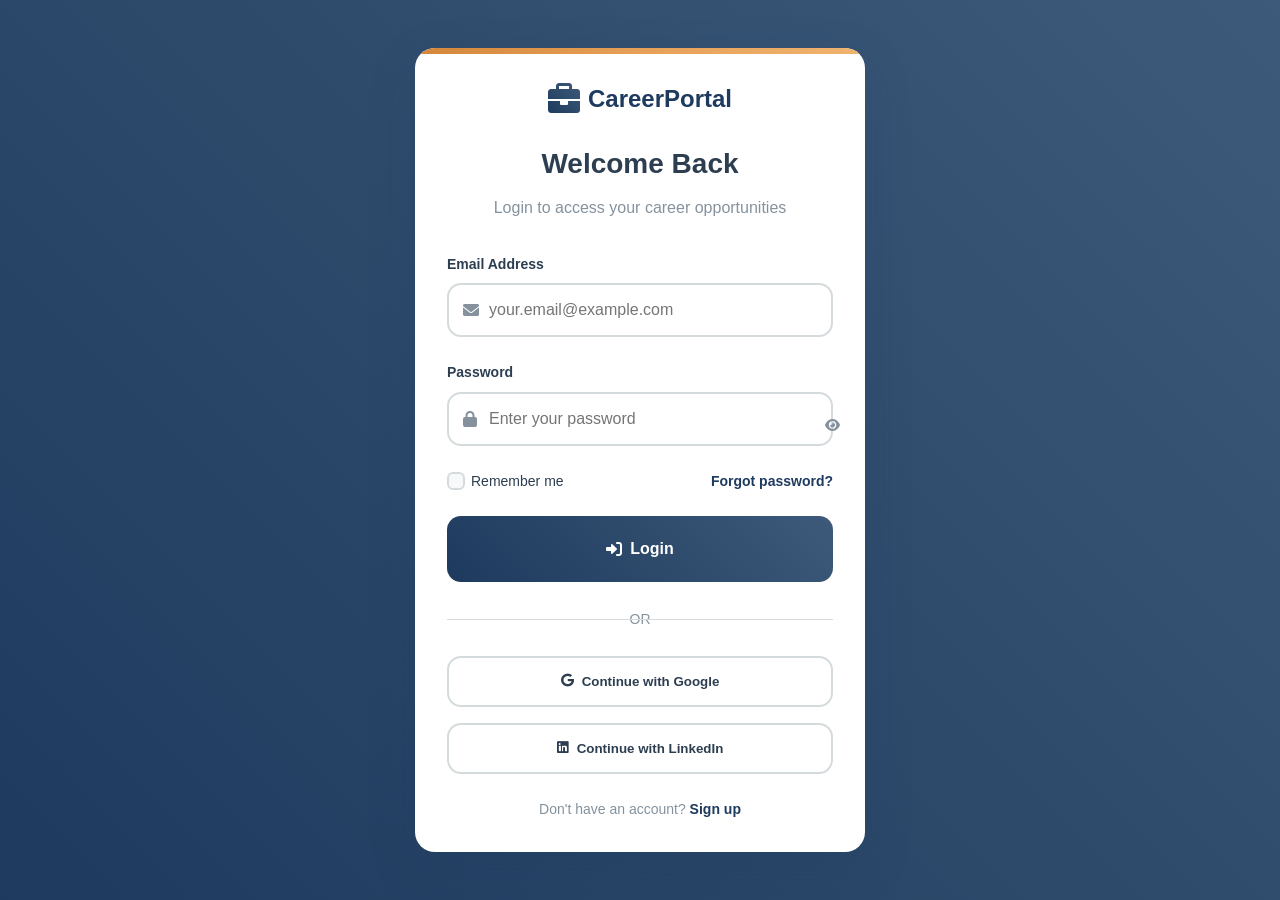
<file: admin.html>
<!DOCTYPE html>
<html lang="en">
<head>
    <meta charset="UTF-8">
    <meta name="viewport" content="width=device-width, initial-scale=1.0">
    <title>Admin Dashboard - Career Portal</title>
    <link rel="stylesheet" href="style-new.css">
    <link rel="stylesheet" href="https://cdnjs.cloudflare.com/ajax/libs/font-awesome/6.0.0/css/all.min.css">
</head>
<body>
    <div class="admin-container">
        <!-- Admin Sidebar -->
        <div class="admin-sidebar">
            <div class="admin-logo">
                <i class="fas fa-briefcase"></i>
                <span>CareerPortal Admin</span>
            </div>
            
            <nav class="admin-nav">
                <a href="#dashboard" class="nav-link active" data-page="dashboard">
                    <i class="fas fa-tachometer-alt"></i>
                    Dashboard
                </a>
                <a href="#jobs" class="nav-link" data-page="jobs">
                    <i class="fas fa-briefcase"></i>
                    Job Management
                </a>
                <a href="#users" class="nav-link" data-page="users">
                    <i class="fas fa-users"></i>
                    User Management
                </a>
                <a href="#applications" class="nav-link" data-page="applications">
                    <i class="fas fa-file-alt"></i>
                    Applications
                </a>
                <a href="#analytics" class="nav-link" data-page="analytics">
                    <i class="fas fa-chart-bar"></i>
                    Analytics
                </a>
            </nav>
            
            <div class="admin-footer">
                <button class="logout-btn" id="logoutBtn">
                    <i class="fas fa-sign-out-alt"></i>
                    Logout
                </button>
            </div>
        </div>

        <!-- Main Content -->
        <div class="admin-main">
            <!-- Header -->
            <div class="admin-header">
                <div class="header-left">
                    <h1 id="pageTitle">Dashboard</h1>
                    <p id="pageDescription">System overview and statistics</p>
                </div>
                <div class="header-right">
                    <div class="admin-profile">
                        <i class="fas fa-user-shield"></i>
                        <span>Admin</span>
                    </div>
                </div>
            </div>

            <!-- Dashboard Page -->
            <div class="admin-page active" id="dashboard-page">
                <div class="stats-grid">
                    <div class="stat-card">
                        <div class="stat-icon">
                            <i class="fas fa-users"></i>
                        </div>
                        <div class="stat-content">
                            <h3 id="totalUsers">0</h3>
                            <p>Total Users</p>
                        </div>
                    </div>
                    
                    <div class="stat-card">
                        <div class="stat-icon">
                            <i class="fas fa-briefcase"></i>
                        </div>
                        <div class="stat-content">
                            <h3 id="totalJobs">0</h3>
                            <p>Total Jobs</p>
                        </div>
                    </div>
                    
                    <div class="stat-card">
                        <div class="stat-icon">
                            <i class="fas fa-file-alt"></i>
                        </div>
                        <div class="stat-content">
                            <h3 id="totalApplications">0</h3>
                            <p>Total Applications</p>
                        </div>
                    </div>
                    
                    <div class="stat-card">
                        <div class="stat-icon">
                            <i class="fas fa-clock"></i>
                        </div>
                        <div class="stat-content">
                            <h3 id="pendingApplications">0</h3>
                            <p>Pending Applications</p>
                        </div>
                    </div>
                </div>

                <div class="dashboard-content">
                    <div class="dashboard-section">
                        <h2>Recent Applications</h2>
                        <div class="recent-applications" id="recentApplications">
                            <!-- Will be populated by JavaScript -->
                        </div>
                    </div>
                    
                    <div class="dashboard-section">
                        <h2>Popular Jobs</h2>
                        <div class="popular-jobs" id="popularJobs">
                            <!-- Will be populated by JavaScript -->
                        </div>
                    </div>
                </div>
            </div>

            <!-- Job Management Page -->
            <div class="admin-page" id="jobs-page">
                <div class="page-actions">
                    <button class="btn-primary" id="addJobBtn">
                        <i class="fas fa-plus"></i>
                        Add New Job
                    </button>
                    <div class="search-box">
                        <i class="fas fa-search"></i>
                        <input type="text" id="jobSearch" placeholder="Search jobs...">
                    </div>
                </div>
                
                <div class="jobs-table-container">
                    <table class="jobs-table">
                        <thead>
                            <tr>
                                <th>ID</th>
                                <th>Title</th>
                                <th>Company</th>
                                <th>Location</th>
                                <th>Category</th>
                                <th>Applications</th>
                                <th>Status</th>
                                <th>Actions</th>
                            </tr>
                        </thead>
                        <tbody id="jobsTableBody">
                            <!-- Will be populated by JavaScript -->
                        </tbody>
                    </table>
                </div>
            </div>

            <!-- User Management Page -->
            <div class="admin-page" id="users-page">
                <div class="page-actions">
                    <div class="search-box">
                        <i class="fas fa-search"></i>
                        <input type="text" id="userSearch" placeholder="Search users...">
                    </div>
                </div>
                
                <div class="users-table-container">
                    <table class="users-table">
                        <thead>
                            <tr>
                                <th>ID</th>
                                <th>Name</th>
                                <th>Email</th>
                                <th>Type</th>
                                <th>Registered</th>
                                <th>Status</th>
                                <th>Actions</th>
                            </tr>
                        </thead>
                        <tbody id="usersTableBody">
                            <!-- Will be populated by JavaScript -->
                        </tbody>
                    </table>
                </div>
            </div>

            <!-- Applications Page -->
            <div class="admin-page" id="applications-page">
                <div class="page-actions">
                    <select id="applicationFilter">
                        <option value="all">All Applications</option>
                        <option value="pending">Pending</option>
                        <option value="approved">Approved</option>
                        <option value="rejected">Rejected</option>
                    </select>
                    <div class="search-box">
                        <i class="fas fa-search"></i>
                        <input type="text" id="applicationSearch" placeholder="Search applications...">
                    </div>
                </div>
                
                <div class="applications-table-container">
                    <table class="applications-table">
                        <thead>
                            <tr>
                                <th>ID</th>
                                <th>Applicant</th>
                                <th>Job</th>
                                <th>Company</th>
                                <th>Applied</th>
                                <th>Status</th>
                                <th>Actions</th>
                            </tr>
                        </thead>
                        <tbody id="applicationsTableBody">
                            <!-- Will be populated by JavaScript -->
                        </tbody>
                    </table>
                </div>
            </div>

            <!-- Analytics Page -->
            <div class="admin-page" id="analytics-page">
                <div class="analytics-grid">
                    <div class="analytics-card">
                        <h3>User Statistics</h3>
                        <div class="chart-container">
                            <canvas id="userChart"></canvas>
                        </div>
                    </div>
                    
                    <div class="analytics-card">
                        <h3>Application Trends</h3>
                        <div class="chart-container">
                            <canvas id="applicationChart"></canvas>
                        </div>
                    </div>
                    
                    <div class="analytics-card">
                        <h3>Job Categories</h3>
                        <div class="chart-container">
                            <canvas id="categoryChart"></canvas>
                        </div>
                    </div>
                    
                    <div class="analytics-card">
                        <h3>Top Companies</h3>
                        <div class="top-companies" id="topCompanies">
                            <!-- Will be populated by JavaScript -->
                        </div>
                    </div>
                </div>
            </div>
        </div>
    </div>

    <!-- Job Modal -->
    <div class="modal" id="jobModal">
        <div class="modal-content">
            <div class="modal-header">
                <h2 id="jobModalTitle">Add New Job</h2>
                <button class="close-btn" id="closeJobModal">&times;</button>
            </div>
            <div class="modal-body">
                <form id="jobForm">
                    <div class="form-group">
                        <label for="jobTitle">Job Title *</label>
                        <input type="text" id="jobTitle" required>
                    </div>
                    
                    <div class="form-group">
                        <label for="jobCompany">Company *</label>
                        <input type="text" id="jobCompany" required>
                    </div>
                    
                    <div class="form-group">
                        <label for="jobLocation">Location *</label>
                        <input type="text" id="jobLocation" required>
                    </div>
                    
                    <div class="form-group">
                        <label for="jobCategory">Category *</label>
                        <select id="jobCategory" required>
                            <option value="">Select Category</option>
                            <option value="Programming">Programming</option>
                            <option value="Data Science">Data Science</option>
                            <option value="Cybersecurity">Cybersecurity</option>
                            <option value="Engineering">Engineering</option>
                            <option value="Management">Management</option>
                            <option value="Marketing">Marketing</option>
                            <option value="Design">Design</option>
                            <option value="Healthcare">Healthcare</option>
                            <option value="Finance">Finance</option>
                        </select>
                    </div>
                    
                    <div class="form-group">
                        <label for="jobType">Job Type *</label>
                        <select id="jobType" required>
                            <option value="">Select Type</option>
                            <option value="Full-Time">Full-Time</option>
                            <option value="Part-Time">Part-Time</option>
                            <option value="Internship">Internship</option>
                            <option value="Remote">Remote</option>
                        </select>
                    </div>
                    
                    <div class="form-group">
                        <label for="jobExperience">Experience Level *</label>
                        <select id="jobExperience" required>
                            <option value="">Select Level</option>
                            <option value="Entry Level">Entry Level</option>
                            <option value="No Experience">No Experience</option>
                            <option value="Mid Level">Mid Level</option>
                            <option value="Senior Level">Senior Level</option>
                        </select>
                    </div>
                    
                    <div class="form-group">
                        <label for="jobSalary">Salary *</label>
                        <input type="text" id="jobSalary" placeholder="e.g., ₹5 LPA" required>
                    </div>
                    
                    <div class="form-group">
                        <label for="jobSkills">Skills (comma separated)</label>
                        <input type="text" id="jobSkills" placeholder="e.g., JavaScript, React, Node.js">
                    </div>
                    
                    <div class="form-group">
                        <label for="jobDescription">Description</label>
                        <textarea id="jobDescription" rows="4"></textarea>
                    </div>
                    
                    <button type="submit" class="btn-primary">Save Job</button>
                </form>
            </div>
        </div>
    </div>

    <script src="database.js"></script>
    <script src="admin.js"></script>
</body>
</html>
</file>
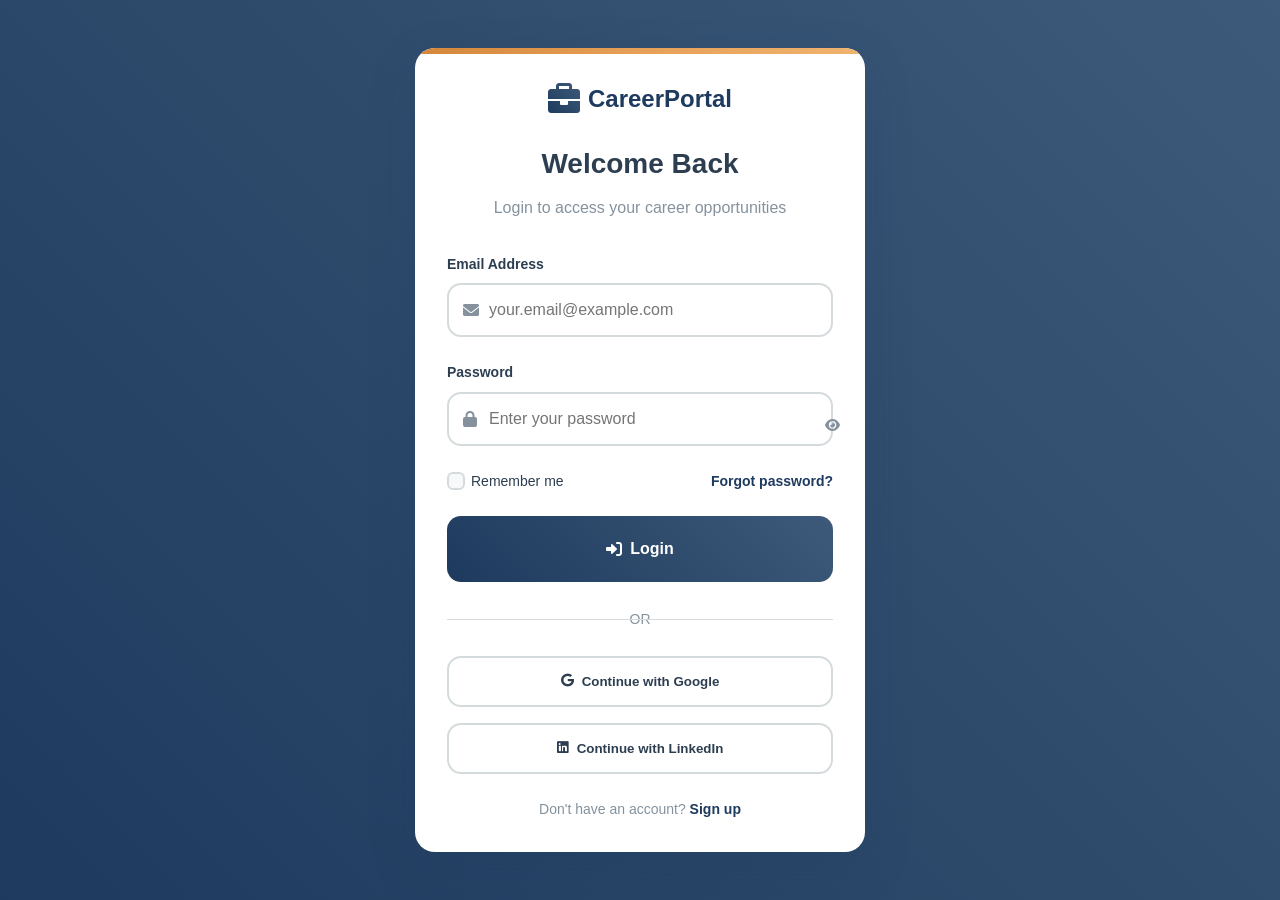
<file: login.html>
<!DOCTYPE html>
<html lang="en">
<head>
    <meta charset="UTF-8">
    <meta name="viewport" content="width=device-width, initial-scale=1.0">
    <title>Login - Career Portal</title>
    <link rel="stylesheet" href="style-new.css">
    <link rel="stylesheet" href="https://cdnjs.cloudflare.com/ajax/libs/font-awesome/6.0.0/css/all.min.css">
</head>
<body>
    <div class="auth-container">
        <div class="auth-card">
            <div class="auth-header">
                <div class="auth-logo">
                    <i class="fas fa-briefcase"></i>
                    <span>CareerPortal</span>
                </div>
                <h2>Welcome Back</h2>
                <p>Login to access your career opportunities</p>
            </div>

            <form class="auth-form" id="loginForm">
                <div class="form-group">
                    <label for="email">Email Address</label>
                    <div class="input-group">
                        <i class="fas fa-envelope"></i>
                        <input type="email" id="email" name="email" required placeholder="your.email@example.com">
                    </div>
                </div>

                <div class="form-group">
                    <label for="password">Password</label>
                    <div class="input-group">
                        <i class="fas fa-lock"></i>
                        <input type="password" id="password" name="password" required placeholder="Enter your password">
                        <button type="button" class="toggle-password" id="togglePassword">
                            <i class="fas fa-eye"></i>
                        </button>
                    </div>
                </div>

                <div class="form-options">
                    <label class="checkbox-label">
                        <input type="checkbox" name="remember">
                        <span class="checkmark"></span>
                        Remember me
                    </label>
                    <a href="#" class="forgot-password">Forgot password?</a>
                </div>

                <button type="submit" class="auth-btn">
                    <i class="fas fa-sign-in-alt"></i>
                    Login
                </button>
            </form>

            <div class="auth-divider">
                <span>OR</span>
            </div>

            <div class="social-login">
                <button class="social-btn google-btn">
                    <i class="fab fa-google"></i>
                    Continue with Google
                </button>
                <button class="social-btn linkedin-btn">
                    <i class="fab fa-linkedin"></i>
                    Continue with LinkedIn
                </button>
            </div>

            <div class="auth-footer">
                <p>Don't have an account? <a href="register.html">Sign up</a></p>
            </div>
        </div>
    </div>

    <script src="script.js"></script>
    <script>
        // Toggle password visibility
        document.getElementById('togglePassword').addEventListener('click', function() {
            const passwordInput = document.getElementById('password');
            const icon = this.querySelector('i');
            
            if (passwordInput.type === 'password') {
                passwordInput.type = 'text';
                icon.classList.remove('fa-eye');
                icon.classList.add('fa-eye-slash');
            } else {
                passwordInput.type = 'password';
                icon.classList.remove('fa-eye-slash');
                icon.classList.add('fa-eye');
            }
        });

        // Handle login form submission
        document.getElementById('loginForm').addEventListener('submit', function(e) {
            e.preventDefault();
            
            const email = document.getElementById('email').value;
            const password = document.getElementById('password').value;
            
            // Simple validation (in production, this would be server-side)
            if (email && password) {
                // Store user session
                localStorage.setItem('currentUser', JSON.stringify({
                    email: email,
                    name: email.split('@')[0],
                    isLoggedIn: true
                }));
                
                // Redirect to main portal
                window.location.href = 'index.html';
            }
        });
    </script>
</body>
</html>
</file>
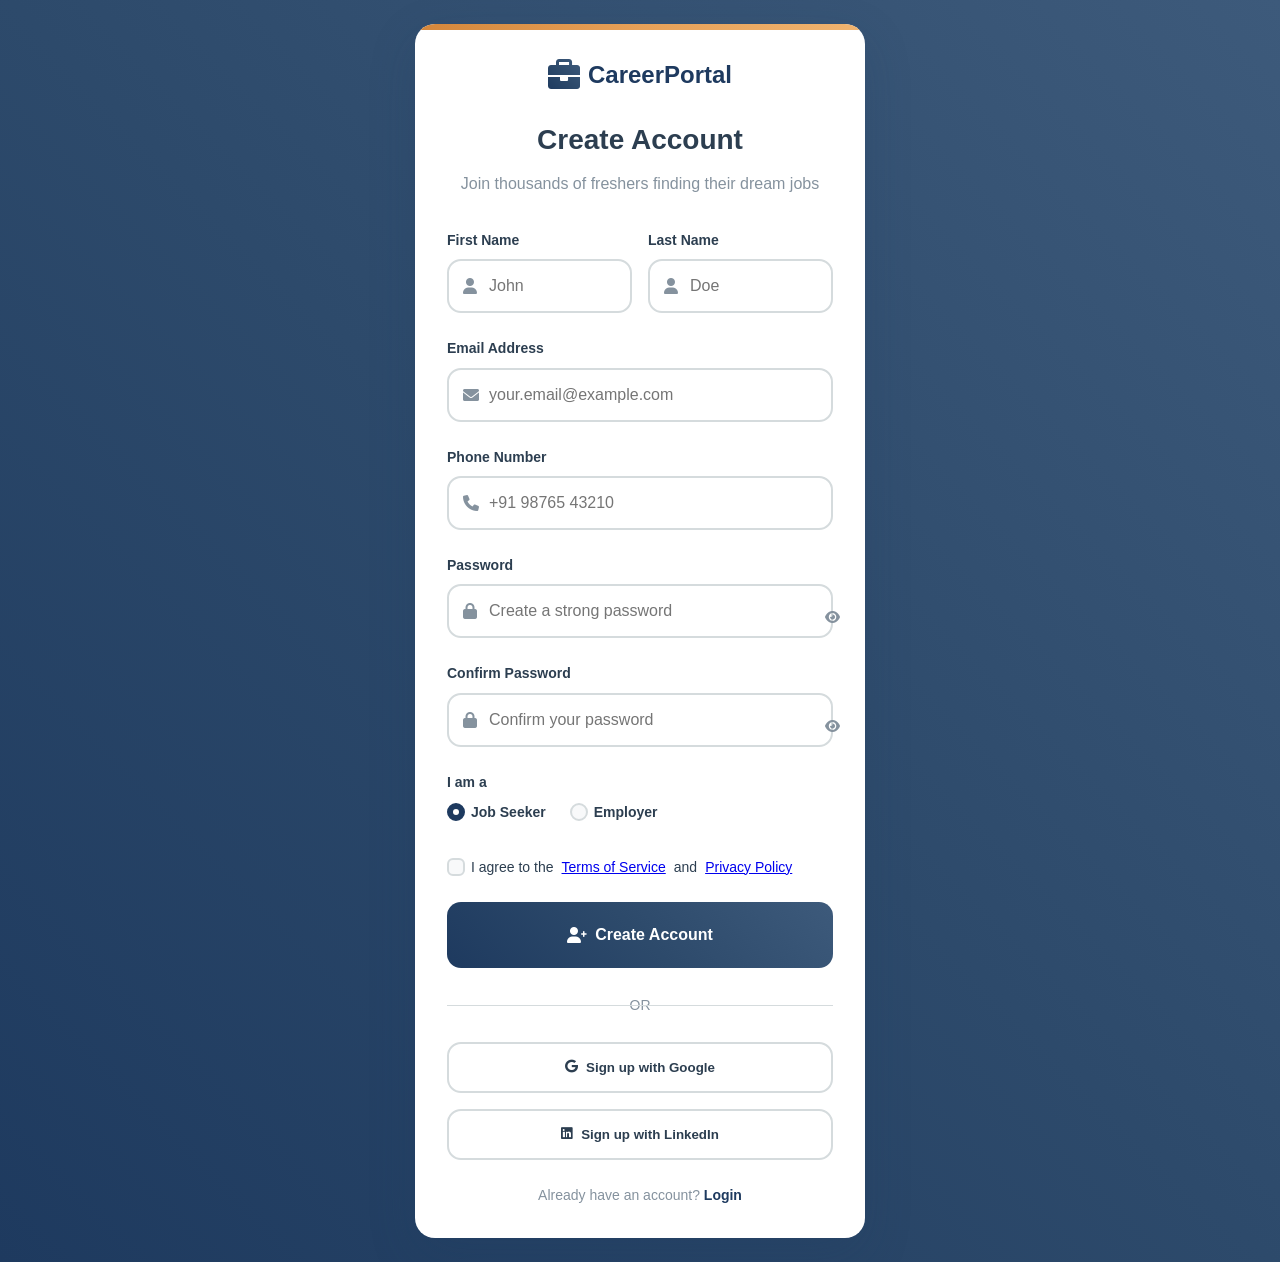
<file: register.html>
<!DOCTYPE html>
<html lang="en">
<head>
    <meta charset="UTF-8">
    <meta name="viewport" content="width=device-width, initial-scale=1.0">
    <title>Register - Career Portal</title>
    <link rel="stylesheet" href="style-new.css">
    <link rel="stylesheet" href="https://cdnjs.cloudflare.com/ajax/libs/font-awesome/6.0.0/css/all.min.css">
</head>
<body>
    <div class="auth-container">
        <div class="auth-card">
            <div class="auth-header">
                <div class="auth-logo">
                    <i class="fas fa-briefcase"></i>
                    <span>CareerPortal</span>
                </div>
                <h2>Create Account</h2>
                <p>Join thousands of freshers finding their dream jobs</p>
            </div>

            <form class="auth-form" id="registerForm">
                <div class="form-row">
                    <div class="form-group">
                        <label for="firstName">First Name</label>
                        <div class="input-group">
                            <i class="fas fa-user"></i>
                            <input type="text" id="firstName" name="firstName" required placeholder="John">
                        </div>
                    </div>
                    <div class="form-group">
                        <label for="lastName">Last Name</label>
                        <div class="input-group">
                            <i class="fas fa-user"></i>
                            <input type="text" id="lastName" name="lastName" required placeholder="Doe">
                        </div>
                    </div>
                </div>

                <div class="form-group">
                    <label for="email">Email Address</label>
                    <div class="input-group">
                        <i class="fas fa-envelope"></i>
                        <input type="email" id="email" name="email" required placeholder="your.email@example.com">
                    </div>
                </div>

                <div class="form-group">
                    <label for="phone">Phone Number</label>
                    <div class="input-group">
                        <i class="fas fa-phone"></i>
                        <input type="tel" id="phone" name="phone" placeholder="+91 98765 43210">
                    </div>
                </div>

                <div class="form-group">
                    <label for="password">Password</label>
                    <div class="input-group">
                        <i class="fas fa-lock"></i>
                        <input type="password" id="password" name="password" required placeholder="Create a strong password">
                        <button type="button" class="toggle-password" id="togglePassword">
                            <i class="fas fa-eye"></i>
                        </button>
                    </div>
                </div>

                <div class="form-group">
                    <label for="confirmPassword">Confirm Password</label>
                    <div class="input-group">
                        <i class="fas fa-lock"></i>
                        <input type="password" id="confirmPassword" name="confirmPassword" required placeholder="Confirm your password">
                        <button type="button" class="toggle-password" id="toggleConfirmPassword">
                            <i class="fas fa-eye"></i>
                        </button>
                    </div>
                </div>

                <div class="form-group">
                    <label for="userType">I am a</label>
                    <div class="radio-group">
                        <label class="radio-label">
                            <input type="radio" name="userType" value="jobseeker" checked>
                            <span class="radio-mark"></span>
                            Job Seeker
                        </label>
                        <label class="radio-label">
                            <input type="radio" name="userType" value="employer">
                            <span class="radio-mark"></span>
                            Employer
                        </label>
                    </div>
                </div>

                <div class="form-options">
                    <label class="checkbox-label">
                        <input type="checkbox" name="terms" required>
                        <span class="checkmark"></span>
                        I agree to the <a href="#">Terms of Service</a> and <a href="#">Privacy Policy</a>
                    </label>
                </div>

                <button type="submit" class="auth-btn">
                    <i class="fas fa-user-plus"></i>
                    Create Account
                </button>
            </form>

            <div class="auth-divider">
                <span>OR</span>
            </div>

            <div class="social-login">
                <button class="social-btn google-btn">
                    <i class="fab fa-google"></i>
                    Sign up with Google
                </button>
                <button class="social-btn linkedin-btn">
                    <i class="fab fa-linkedin"></i>
                    Sign up with LinkedIn
                </button>
            </div>

            <div class="auth-footer">
                <p>Already have an account? <a href="login.html">Login</a></p>
            </div>
        </div>
    </div>

    <script src="script.js"></script>
    <script>
        // Toggle password visibility
        document.getElementById('togglePassword').addEventListener('click', function() {
            const passwordInput = document.getElementById('password');
            const icon = this.querySelector('i');
            
            if (passwordInput.type === 'password') {
                passwordInput.type = 'text';
                icon.classList.remove('fa-eye');
                icon.classList.add('fa-eye-slash');
            } else {
                passwordInput.type = 'password';
                icon.classList.remove('fa-eye-slash');
                icon.classList.add('fa-eye');
            }
        });

        document.getElementById('toggleConfirmPassword').addEventListener('click', function() {
            const passwordInput = document.getElementById('confirmPassword');
            const icon = this.querySelector('i');
            
            if (passwordInput.type === 'password') {
                passwordInput.type = 'text';
                icon.classList.remove('fa-eye');
                icon.classList.add('fa-eye-slash');
            } else {
                passwordInput.type = 'password';
                icon.classList.remove('fa-eye-slash');
                icon.classList.add('fa-eye');
            }
        });

        // Handle registration form submission
        document.getElementById('registerForm').addEventListener('submit', function(e) {
            e.preventDefault();
            
            const formData = new FormData(this);
            const password = formData.get('password');
            const confirmPassword = formData.get('confirmPassword');
            
            // Validate passwords match
            if (password !== confirmPassword) {
                alert('Passwords do not match!');
                return;
            }
            
            // Create user object
            const user = {
                id: Date.now(),
                firstName: formData.get('firstName'),
                lastName: formData.get('lastName'),
                email: formData.get('email'),
                phone: formData.get('phone'),
                userType: formData.get('userType'),
                createdAt: new Date().toISOString(),
                isLoggedIn: true
            };
            
            // Store user in localStorage (in production, this would be server-side)
            let users = JSON.parse(localStorage.getItem('users') || '[]');
            users.push(user);
            localStorage.setItem('users', JSON.stringify(users));
            localStorage.setItem('currentUser', JSON.stringify(user));
            
            // Redirect to main portal
            window.location.href = 'index.html';
        });
    </script>
</body>
</html>
</file>
<file: style-new.css>
/* Reset and Base Styles */
* {
    margin: 0;
    padding: 0;
    box-sizing: border-box;
}

:root {
    /* Unique Color Palette - Deep Ocean & Sunset Theme */
    --primary-color: #1e3a5f;
    --primary-light: #2d4a6b;
    --primary-dark: #152841;
    --secondary-color: #d4863a;
    --secondary-light: #e6a058;
    --secondary-dark: #c2742a;
    --accent-color: #e74c3c;
    --accent-light: #ec7063;
    --accent-dark: #cb4335;
    
    /* Unique Gradients */
    --gradient-primary: linear-gradient(45deg, #1e3a5f 0%, #2d4a6b 50%, #3d5a7b 100%);
    --gradient-secondary: linear-gradient(135deg, #d4863a 0%, #e6a058 50%, #f0b470 100%);
    --gradient-accent: linear-gradient(90deg, #e74c3c 0%, #ec7063 50%, #f1948a 100%);
    --gradient-hero: linear-gradient(180deg, #1e3a5f 0%, #2d4a6b 30%, #3d5a7b 70%, #4d6a8b 100%);
    
    /* Text Colors */
    --text-primary: #2c3e50;
    --text-secondary: #5d6d7e;
    --text-light: #85929e;
    --text-white: #ffffff;
    
    /* Background Colors */
    --background-white: #ffffff;
    --background-light: #f8f9fa;
    --background-dark: #ecf0f1;
    --background-gradient: linear-gradient(135deg, #f8f9fa 0%, #ecf0f1 50%, #dfe6e9 100%);
    
    /* Border and Shadows */
    --border-color: #d5dbdd;
    --border-light: #e8eaeb;
    --shadow-sm: 0 2px 4px rgba(30, 58, 95, 0.08);
    --shadow-md: 0 4px 12px rgba(30, 58, 95, 0.12);
    --shadow-lg: 0 8px 24px rgba(30, 58, 95, 0.16);
    --shadow-xl: 0 16px 48px rgba(30, 58, 95, 0.2);
    
    /* Transitions */
    --transition-fast: 0.2s cubic-bezier(0.4, 0, 0.2, 1);
    --transition-normal: 0.3s cubic-bezier(0.4, 0, 0.2, 1);
    --transition-slow: 0.5s cubic-bezier(0.4, 0, 0.2, 1);
    
    /* Border Radius */
    --border-radius: 6px;
    --border-radius-md: 10px;
    --border-radius-lg: 14px;
    --border-radius-xl: 20px;
    --border-radius-circle: 50%;
    
    /* Spacing */
    --spacing-xs: 4px;
    --spacing-sm: 8px;
    --spacing-md: 16px;
    --spacing-lg: 24px;
    --spacing-xl: 32px;
    --spacing-xxl: 48px;
}

body {
    font-family: -apple-system, BlinkMacSystemFont, 'Segoe UI', Roboto, 'Helvetica Neue', Arial, sans-serif;
    line-height: 1.6;
    color: var(--text-primary);
    background-color: var(--background-light);
    font-size: 16px;
}

.container {
    max-width: 1200px;
    margin: 0 auto;
    padding: 0 24px;
}

/* Unique Navigation Bar - Split Design */
.navbar {
    background: var(--gradient-primary);
    position: sticky;
    top: 0;
    z-index: 1000;
    box-shadow: var(--shadow-lg);
    border-bottom: 3px solid var(--secondary-color);
}

.nav-container {
    max-width: 1400px;
    margin: 0 auto;
    padding: 0 var(--spacing-lg);
    display: grid;
    grid-template-columns: 1fr 2fr 1fr;
    align-items: center;
    height: 80px;
}

.nav-left {
    display: flex;
    align-items: center;
    gap: var(--spacing-lg);
}

.nav-logo {
    display: flex;
    align-items: center;
    gap: var(--spacing-sm);
    font-size: 22px;
    font-weight: 700;
    color: var(--text-white);
    text-decoration: none;
    position: relative;
}

.nav-logo::before {
    content: '';
    position: absolute;
    left: -8px;
    top: 50%;
    transform: translateY(-50%);
    width: 4px;
    height: 30px;
    background: var(--secondary-color);
    border-radius: var(--border-radius);
}

.nav-logo i {
    color: var(--secondary-color);
    font-size: 28px;
    transform: rotate(-10deg);
    transition: transform var(--transition-normal);
}

.nav-logo:hover i {
    transform: rotate(10deg);
}

.nav-center {
    display: flex;
    justify-content: center;
    align-items: center;
    gap: var(--spacing-xl);
}

.nav-link {
    color: var(--text-white);
    text-decoration: none;
    font-weight: 500;
    font-size: 15px;
    transition: all var(--transition-normal);
    position: relative;
    padding: var(--spacing-sm) var(--spacing-md);
    border-radius: var(--border-radius-md);
}

.nav-link:hover {
    background: rgba(255, 255, 255, 0.1);
    transform: translateY(-2px);
}

.nav-link.active {
    background: var(--secondary-color);
    color: var(--text-white);
}

.nav-right {
    display: flex;
    justify-content: flex-end;
    align-items: center;
    gap: var(--spacing-md);
}

.nav-btn {
    background: var(--gradient-secondary);
    color: var(--text-white);
    border: 2px solid var(--secondary-light);
    padding: var(--spacing-sm) var(--spacing-lg);
    border-radius: var(--border-radius-lg);
    cursor: pointer;
    font-size: 14px;
    font-weight: 600;
    display: flex;
    align-items: center;
    gap: var(--spacing-sm);
    transition: all var(--transition-normal);
    position: relative;
    overflow: hidden;
}

.nav-btn::before {
    content: '';
    position: absolute;
    top: 0;
    left: -100%;
    width: 100%;
    height: 100%;
    background: rgba(255, 255, 255, 0.2);
    transition: left var(--transition-normal);
}

.nav-btn:hover::before {
    left: 100%;
}

.nav-btn:hover {
    transform: translateY(-3px);
    box-shadow: var(--shadow-lg);
    border-color: var(--secondary-color);
}

.nav-toggle {
    display: none;
    flex-direction: column;
    cursor: pointer;
    gap: var(--spacing-xs);
    padding: var(--spacing-sm);
    border-radius: var(--border-radius);
    background: rgba(255, 255, 255, 0.1);
    transition: background var(--transition-normal);
}

.nav-toggle:hover {
    background: rgba(255, 255, 255, 0.2);
}

.nav-toggle span {
    width: 24px;
    height: 3px;
    background: var(--text-white);
    border-radius: var(--border-radius);
    transition: all var(--transition-normal);
}

/* Unique Hero Section - Diagonal Split Design */
.hero {
    background: var(--gradient-hero);
    color: var(--text-white);
    padding: 0;
    position: relative;
    overflow: hidden;
    min-height: 600px;
}

.hero::before {
    content: '';
    position: absolute;
    top: 0;
    left: 0;
    right: 0;
    bottom: 0;
    background: 
        radial-gradient(circle at 20% 50%, rgba(212, 134, 58, 0.1) 0%, transparent 50%),
        radial-gradient(circle at 80% 20%, rgba(231, 76, 60, 0.1) 0%, transparent 50%),
        radial-gradient(circle at 40% 80%, rgba(212, 134, 58, 0.1) 0%, transparent 50%);
    opacity: 0.8;
}

.hero-container {
    max-width: 1400px;
    margin: 0 auto;
    padding: 0 var(--spacing-lg);
    position: relative;
    z-index: 1;
    display: grid;
    grid-template-columns: 1fr 1fr;
    min-height: 600px;
}

.hero-left {
    display: flex;
    flex-direction: column;
    justify-content: center;
    padding: var(--spacing-xxl) 0;
    position: relative;
}

.hero-left::before {
    content: '';
    position: absolute;
    top: 50%;
    left: -20px;
    transform: translateY(-50%);
    width: 4px;
    height: 200px;
    background: var(--gradient-secondary);
    border-radius: var(--border-radius);
}

.hero-content {
    max-width: 600px;
}

.hero h1 {
    font-size: 56px;
    font-weight: 800;
    margin-bottom: var(--spacing-lg);
    line-height: 1.1;
    color: var(--text-white);
    text-shadow: 2px 2px 4px rgba(0, 0, 0, 0.3);
    animation: slideInLeft 0.8s ease;
}

.hero p {
    font-size: 22px;
    opacity: 0.95;
    margin-bottom: var(--spacing-xxl);
    line-height: 1.5;
    animation: slideInLeft 0.8s ease 0.2s both;
}

.hero-right {
    display: flex;
    align-items: center;
    justify-content: center;
    padding: var(--spacing-xxl) 0;
    position: relative;
}

.hero-search-container {
    background: rgba(255, 255, 255, 0.95);
    border-radius: var(--border-radius-xl);
    padding: var(--spacing-xl);
    box-shadow: var(--shadow-xl);
    width: 100%;
    max-width: 500px;
    backdrop-filter: blur(10px);
    animation: slideInRight 0.8s ease 0.4s both;
}

.hero-search-title {
    font-size: 18px;
    font-weight: 600;
    color: var(--text-primary);
    margin-bottom: var(--spacing-lg);
    text-align: center;
}

.hero-search {
    display: flex;
    flex-direction: column;
    gap: var(--spacing-md);
}

.search-input-group,
.location-input-group {
    position: relative;
}

.search-input-group i,
.location-input-group i {
    position: absolute;
    left: var(--spacing-md);
    top: 50%;
    transform: translateY(-50%);
    color: var(--text-light);
    font-size: 16px;
    z-index: 1;
}

.search-input-group input,
.location-input-group input {
    width: 100%;
    padding: var(--spacing-lg) var(--spacing-lg) var(--spacing-lg) 48px;
    border: 2px solid var(--border-color);
    border-radius: var(--border-radius-lg);
    font-size: 16px;
    color: var(--text-primary);
    background: var(--background-white);
    transition: all var(--transition-normal);
}

.search-input-group input:focus,
.location-input-group input:focus {
    outline: none;
    border-color: var(--primary-color);
    box-shadow: 0 0 0 3px rgba(30, 58, 95, 0.1);
    transform: translateY(-2px);
}

/* Search Suggestions Dropdown */
.search-suggestions {
    position: absolute;
    top: 100%;
    left: 0;
    right: 0;
    background: var(--background-white);
    border: 2px solid var(--border-color);
    border-top: none;
    border-radius: 0 0 var(--border-radius-lg) var(--border-radius-lg);
    box-shadow: var(--shadow-lg);
    max-height: 300px;
    overflow-y: auto;
    z-index: 1000;
    display: none;
}

.search-suggestions.active {
    display: block;
}

.suggestion-item {
    padding: var(--spacing-md) var(--spacing-lg);
    cursor: pointer;
    transition: background var(--transition-normal);
    border-bottom: 1px solid var(--border-light);
    display: flex;
    align-items: center;
    gap: var(--spacing-sm);
}

.suggestion-item:last-child {
    border-bottom: none;
}

.suggestion-item:hover {
    background: var(--background-light);
}

.suggestion-item.selected {
    background: var(--primary-color);
    color: var(--text-white);
}

.suggestion-icon {
    color: var(--text-light);
    font-size: 14px;
    width: 20px;
    text-align: center;
}

.suggestion-text {
    flex: 1;
    font-size: 14px;
}

.suggestion-type {
    font-size: 12px;
    color: var(--text-light);
    background: var(--background-light);
    padding: 2px 8px;
    border-radius: var(--border-radius);
    text-transform: uppercase;
    letter-spacing: 0.5px;
}

.suggestion-item.selected .suggestion-type {
    background: rgba(255, 255, 255, 0.2);
    color: var(--text-white);
}

.search-btn-main {
    background: var(--gradient-secondary);
    color: var(--text-white);
    border: none;
    padding: var(--spacing-lg);
    border-radius: var(--border-radius-lg);
    font-size: 16px;
    font-weight: 600;
    cursor: pointer;
    transition: all var(--transition-normal);
    position: relative;
    overflow: hidden;
    text-transform: uppercase;
    letter-spacing: 1px;
}

.search-btn-main::before {
    content: '';
    position: absolute;
    top: 0;
    left: -100%;
    width: 100%;
    height: 100%;
    background: rgba(255, 255, 255, 0.2);
    transition: left var(--transition-normal);
}

.search-btn-main:hover::before {
    left: 100%;
}

.search-btn-main:hover {
    transform: translateY(-3px);
    box-shadow: var(--shadow-lg);
}

.quick-filters {
    display: grid;
    grid-template-columns: 1fr 1fr;
    gap: var(--spacing-sm);
    margin-top: var(--spacing-lg);
}

.filter-label {
    grid-column: 1 / -1;
    font-size: 14px;
    font-weight: 600;
    color: var(--text-secondary);
    margin-bottom: var(--spacing-xs);
}

.quick-filter {
    background: var(--background-light);
    color: var(--text-secondary);
    border: 1px solid var(--border-color);
    padding: var(--spacing-sm) var(--spacing-md);
    border-radius: var(--border-radius);
    font-size: 13px;
    cursor: pointer;
    transition: all var(--transition-normal);
    text-align: center;
}

.quick-filter:hover {
    background: var(--primary-color);
    color: var(--text-white);
    border-color: var(--primary-color);
    transform: translateY(-2px);
}

@keyframes slideInLeft {
    from {
        opacity: 0;
        transform: translateX(-50px);
    }
    to {
        opacity: 1;
        transform: translateX(0);
    }
}

@keyframes slideInRight {
    from {
        opacity: 0;
        transform: translateX(50px);
    }
    to {
        opacity: 1;
        transform: translateX(0);
    }
}

.hero-search {
    animation: fadeInUp 0.8s ease 0.4s both;
}

.search-box {
    display: flex;
    background: white;
    border-radius: var(--border-radius-lg);
    overflow: hidden;
    box-shadow: var(--shadow-xl);
    margin-bottom: 20px;
    max-width: 700px;
    margin-left: auto;
    margin-right: auto;
}

.search-input-group,
.location-input-group {
    flex: 1;
    display: flex;
    align-items: center;
    padding: 16px 20px;
    border-right: 1px solid var(--border-color);
}

.location-input-group {
    border-right: none;
    max-width: 200px;
}

.search-input-group i,
.location-input-group i {
    color: var(--text-light);
    margin-right: 12px;
}

.search-input-group input,
.location-input-group input {
    border: none;
    outline: none;
    font-size: 16px;
    color: var(--text-primary);
    width: 100%;
    background: transparent;
}

.search-input-group input::placeholder,
.location-input-group input::placeholder {
    color: var(--text-light);
}

.search-btn-main {
    background: var(--gradient-secondary);
    color: white;
    border: none;
    padding: 16px 32px;
    font-size: 16px;
    font-weight: 600;
    cursor: pointer;
    transition: all var(--transition-fast);
    white-space: nowrap;
    box-shadow: var(--shadow-md);
}

.search-btn-main:hover {
    transform: translateY(-2px);
    box-shadow: var(--shadow-lg);
}

.quick-filters {
    display: flex;
    align-items: center;
    justify-content: center;
    gap: 12px;
    flex-wrap: wrap;
}

.filter-label {
    color: rgba(255, 255, 255, 0.9);
    font-size: 14px;
    font-weight: 500;
}

.quick-filter {
    background: rgba(255, 255, 255, 0.1);
    color: white;
    border: 1px solid rgba(255, 255, 255, 0.3);
    padding: 6px 12px;
    border-radius: 20px;
    font-size: 14px;
    cursor: pointer;
    transition: all var(--transition-fast);
}

.quick-filter:hover {
    background: rgba(255, 255, 255, 0.2);
    border-color: rgba(255, 255, 255, 0.5);
    transform: translateY(-1px);
}

/* Stats Section */
.stats {
    background: var(--background-white);
    padding: 60px 0;
    border-bottom: 1px solid var(--border-color);
}

.stats-container {
    max-width: 1200px;
    margin: 0 auto;
    padding: 0 24px;
    display: grid;
    grid-template-columns: repeat(auto-fit, minmax(200px, 1fr));
    gap: 40px;
    text-align: center;
}

.stat-item h3 {
    font-size: 36px;
    font-weight: 700;
    color: var(--primary-color);
    margin-bottom: 8px;
}

.stat-item p {
    font-size: 16px;
    color: var(--text-secondary);
    font-weight: 500;
}

/* Unique Filter Section - Card-Based Design */
.filter-section {
    background: var(--background-gradient);
    padding: var(--spacing-xxl) 0;
    position: relative;
}

.filter-section::before {
    content: '';
    position: absolute;
    top: 0;
    left: 0;
    right: 0;
    bottom: 0;
    background: 
        radial-gradient(circle at 10% 20%, rgba(30, 58, 95, 0.05) 0%, transparent 50%),
        radial-gradient(circle at 90% 80%, rgba(212, 134, 58, 0.05) 0%, transparent 50%);
    pointer-events: none;
}

.filter-container {
    max-width: 1400px;
    margin: 0 auto;
    padding: 0 var(--spacing-lg);
    position: relative;
    z-index: 1;
}

.filter-header {
    text-align: center;
    margin-bottom: var(--spacing-xxl);
}

.filter-header h2 {
    font-size: 32px;
    font-weight: 700;
    color: var(--text-primary);
    margin-bottom: var(--spacing-md);
    position: relative;
    display: inline-block;
}

.filter-header h2::after {
    content: '';
    position: absolute;
    bottom: -8px;
    left: 50%;
    transform: translateX(-50%);
    width: 60px;
    height: 4px;
    background: var(--gradient-secondary);
    border-radius: var(--border-radius);
}

.filter-tabs-container {
    background: var(--background-white);
    border-radius: var(--border-radius-xl);
    padding: var(--spacing-lg);
    box-shadow: var(--shadow-lg);
    margin-bottom: var(--spacing-xl);
}

.filter-tabs {
    display: flex;
    gap: var(--spacing-sm);
    flex-wrap: wrap;
    justify-content: center;
}

.filter-tab {
    background: var(--background-light);
    border: 2px solid transparent;
    padding: var(--spacing-md) var(--spacing-lg);
    border-radius: var(--border-radius-lg);
    cursor: pointer;
    font-size: 14px;
    font-weight: 600;
    color: var(--text-secondary);
    transition: all var(--transition-normal);
    display: flex;
    align-items: center;
    gap: var(--spacing-sm);
    position: relative;
    overflow: hidden;
}

.filter-tab::before {
    content: '';
    position: absolute;
    top: 0;
    left: -100%;
    width: 100%;
    height: 100%;
    background: var(--gradient-primary);
    transition: left var(--transition-normal);
    z-index: -1;
}

.filter-tab:hover {
    border-color: var(--primary-color);
    color: var(--primary-color);
    transform: translateY(-2px);
}

.filter-tab.active {
    border-color: var(--primary-color);
    color: var(--text-white);
}

.filter-tab.active::before {
    left: 0;
}

.filter-tab i {
    font-size: 16px;
    transition: transform var(--transition-normal);
}

.filter-tab:hover i {
    transform: scale(1.1);
}

.filter-options-container {
    background: var(--background-white);
    border-radius: var(--border-radius-xl);
    padding: var(--spacing-xl);
    box-shadow: var(--shadow-lg);
}

.filter-options {
    display: grid;
    grid-template-columns: repeat(auto-fit, minmax(200px, 1fr));
    gap: var(--spacing-xl);
}

.filter-group {
    position: relative;
}

.filter-group label {
    display: block;
    margin-bottom: var(--spacing-sm);
    font-weight: 600;
    color: var(--text-primary);
    font-size: 14px;
    text-transform: uppercase;
    letter-spacing: 0.5px;
    position: relative;
}

.filter-group label::after {
    content: '';
    position: absolute;
    bottom: -4px;
    left: 0;
    width: 30px;
    height: 2px;
    background: var(--gradient-secondary);
    border-radius: var(--border-radius);
}

.filter-group select {
    width: 100%;
    padding: var(--spacing-md) var(--spacing-lg);
    border: 2px solid var(--border-color);
    border-radius: var(--border-radius-lg);
    font-size: 14px;
    color: var(--text-primary);
    background: var(--background-white);
    cursor: pointer;
    transition: all var(--transition-normal);
    position: relative;
    appearance: none;
    background-image: url("data:image/svg+xml,%3Csvg xmlns='http://www.w3.org/2000/svg' width='12' height='12' viewBox='0 0 12 12'%3E%3Cpath fill='%231e3a5f' d='M6 9L1 4h10z'/%3E%3C/svg%3E");
    background-repeat: no-repeat;
    background-position: right var(--spacing-md) center;
    padding-right: calc(var(--spacing-lg) + 20px);
}

.filter-group select:hover {
    border-color: var(--primary-light);
}

.filter-group select:focus {
    outline: none;
    border-color: var(--primary-color);
    box-shadow: 0 0 0 3px rgba(30, 58, 95, 0.1);
    transform: translateY(-2px);
}

.filter-actions {
    display: flex;
    justify-content: center;
    margin-top: var(--spacing-xl);
    gap: var(--spacing-lg);
}

.clear-filters-btn {
    background: transparent;
    color: var(--text-secondary);
    border: 2px solid var(--border-color);
    padding: var(--spacing-md) var(--spacing-xl);
    border-radius: var(--border-radius-lg);
    font-size: 14px;
    font-weight: 600;
    cursor: pointer;
    transition: all var(--transition-normal);
    text-transform: uppercase;
    letter-spacing: 0.5px;
}

.clear-filters-btn:hover {
    border-color: var(--accent-color);
    color: var(--accent-color);
    transform: translateY(-2px);
}

/* Main Content */
.main-content {
    padding: 40px 0 80px;
    min-height: 60vh;
}

.jobs-header {
    display: flex;
    justify-content: space-between;
    align-items: center;
    margin-bottom: 32px;
    flex-wrap: wrap;
    gap: 20px;
}

.results-info h2 {
    font-size: 24px;
    font-weight: 600;
    color: var(--text-primary);
    margin-bottom: 4px;
}

.results-count {
    font-size: 14px;
    color: var(--text-secondary);
}

.sort-options {
    display: flex;
    align-items: center;
    gap: 12px;
}

.sort-options label {
    font-size: 14px;
    font-weight: 500;
    color: var(--text-secondary);
}

.sort-options select {
    padding: 8px 12px;
    border: 1px solid var(--border-color);
    border-radius: var(--border-radius);
    font-size: 14px;
    color: var(--text-primary);
    background: var(--background-white);
    cursor: pointer;
}

/* Unique Job Cards - Card with Side Accent */
.jobs-grid {
    display: grid;
    grid-template-columns: repeat(auto-fill, minmax(400px, 1fr));
    gap: var(--spacing-xl);
    margin-bottom: var(--spacing-xxl);
}

.job-card {
    background: var(--background-white);
    border: none;
    border-radius: var(--border-radius-xl);
    overflow: hidden;
    transition: all var(--transition-normal);
    cursor: pointer;
    position: relative;
    box-shadow: var(--shadow-md);
    display: grid;
    grid-template-columns: 6px 1fr;
}

.job-card::before {
    content: '';
    background: var(--gradient-primary);
    transition: all var(--transition-normal);
}

.job-card:hover {
    transform: translateY(-8px);
    box-shadow: var(--shadow-xl);
}

.job-card:hover::before {
    background: var(--gradient-secondary);
}

.job-card-content {
    padding: var(--spacing-xl);
    position: relative;
}

.job-card-header {
    display: flex;
    align-items: flex-start;
    gap: var(--spacing-lg);
    margin-bottom: var(--spacing-lg);
    position: relative;
}

.company-logo-wrapper {
    position: relative;
    width: 64px;
    height: 64px;
    flex-shrink: 0;
}

.company-logo-wrapper::before {
    content: '';
    position: absolute;
    top: -4px;
    left: -4px;
    right: -4px;
    bottom: -4px;
    background: var(--gradient-secondary);
    border-radius: var(--border-radius-lg);
    opacity: 0;
    transition: opacity var(--transition-normal);
}

.job-card:hover .company-logo-wrapper::before {
    opacity: 1;
}

.company-logo {
    width: 100%;
    height: 100%;
    border-radius: var(--border-radius-md);
    object-fit: cover;
    position: relative;
    z-index: 1;
    transition: transform var(--transition-normal);
}

.job-card:hover .company-logo {
    transform: scale(1.05);
}

.company-info {
    flex: 1;
}

.company-name {
    font-size: 16px;
    font-weight: 600;
    color: var(--text-secondary);
    margin-bottom: var(--spacing-xs);
    text-transform: uppercase;
    letter-spacing: 0.5px;
}

.job-title {
    font-size: 20px;
    font-weight: 700;
    color: var(--text-primary);
    margin-bottom: var(--spacing-md);
    line-height: 1.3;
    transition: color var(--transition-normal);
}

.job-card:hover .job-title {
    color: var(--primary-color);
}

.job-meta {
    display: flex;
    align-items: center;
    gap: var(--spacing-lg);
    margin-bottom: var(--spacing-lg);
    flex-wrap: wrap;
}

.job-location,
.job-type {
    display: flex;
    align-items: center;
    gap: var(--spacing-sm);
    color: var(--text-secondary);
    font-size: 14px;
    font-weight: 500;
}

.job-location i,
.job-type i {
    color: var(--secondary-color);
    font-size: 14px;
}

.job-skills-section {
    margin-bottom: var(--spacing-lg);
}

.skills-label {
    font-size: 12px;
    font-weight: 600;
    color: var(--text-light);
    text-transform: uppercase;
    letter-spacing: 1px;
    margin-bottom: var(--spacing-sm);
}

.skills-list {
    display: flex;
    flex-wrap: wrap;
    gap: var(--spacing-sm);
}

.skill-tag {
    background: var(--background-light);
    color: var(--text-secondary);
    padding: var(--spacing-xs) var(--spacing-sm);
    border-radius: var(--border-radius);
    font-size: 12px;
    font-weight: 500;
    border: 1px solid var(--border-color);
    transition: all var(--transition-normal);
    position: relative;
    overflow: hidden;
}

.skill-tag::before {
    content: '';
    position: absolute;
    top: 0;
    left: -100%;
    width: 100%;
    height: 100%;
    background: var(--gradient-primary);
    transition: left var(--transition-normal);
    z-index: -1;
}

.job-card:hover .skill-tag {
    color: var(--text-white);
    border-color: var(--primary-color);
}

.job-card:hover .skill-tag::before {
    left: 0;
}

.job-footer {
    display: flex;
    justify-content: space-between;
    align-items: center;
    padding-top: var(--spacing-lg);
    border-top: 1px solid var(--border-light);
}

.job-salary {
    display: flex;
    align-items: center;
    gap: var(--spacing-sm);
    font-size: 14px;
    font-weight: 600;
    color: var(--secondary-color);
}

.apply-btn {
    background: var(--gradient-primary);
    color: var(--text-white);
    border: none;
    padding: var(--spacing-md) var(--spacing-lg);
    border-radius: var(--border-radius-lg);
    font-size: 14px;
    font-weight: 600;
    cursor: pointer;
    transition: all var(--transition-normal);
    position: relative;
    overflow: hidden;
    text-transform: uppercase;
    letter-spacing: 0.5px;
}

.apply-btn::before {
    content: '';
    position: absolute;
    top: 0;
    left: -100%;
    width: 100%;
    height: 100%;
    background: rgba(255, 255, 255, 0.2);
    transition: left var(--transition-normal);
}

.apply-btn:hover::before {
    left: 100%;
}

.apply-btn:hover {
    background: var(--gradient-secondary);
    transform: translateY(-2px);
    box-shadow: var(--shadow-lg);
}

.apply-btn:active {
    transform: translateY(0);
}

/* No Results */
.no-results {
    text-align: center;
    padding: 80px 20px;
}

.no-results-content {
    max-width: 400px;
    margin: 0 auto;
}

.no-results i {
    font-size: 64px;
    color: var(--text-light);
    margin-bottom: 20px;
}

.no-results h3 {
    font-size: 24px;
    font-weight: 600;
    color: var(--text-primary);
    margin-bottom: 8px;
}

.no-results p {
    color: var(--text-secondary);
    margin-bottom: 24px;
}

.clear-filters-btn {
    background: var(--primary-color);
    color: white;
    border: none;
    padding: 12px 24px;
    border-radius: var(--border-radius);
    font-size: 14px;
    font-weight: 600;
    cursor: pointer;
    transition: background var(--transition-fast);
}

.clear-filters-btn:hover {
    background: var(--primary-hover);
}

/* Load More */
.load-more-container {
    text-align: center;
    margin-top: 40px;
}

.load-more-btn {
    background: transparent;
    color: var(--primary-color);
    border: 2px solid var(--primary-color);
    padding: 12px 32px;
    border-radius: var(--border-radius);
    font-size: 16px;
    font-weight: 600;
    cursor: pointer;
    transition: all var(--transition-fast);
}

.load-more-btn:hover {
    background: var(--primary-color);
    color: white;
    transform: translateY(-2px);
    box-shadow: var(--shadow-md);
}

/* Modal */
.modal {
    display: none;
    position: fixed;
    top: 0;
    left: 0;
    width: 100%;
    height: 100%;
    background: rgba(0, 0, 0, 0.5);
    z-index: 2000;
    backdrop-filter: blur(4px);
}

.modal.active {
    display: flex;
    justify-content: center;
    align-items: center;
    animation: fadeIn 0.3s ease;
}

.modal-content {
    background: var(--background-white);
    border-radius: var(--border-radius-lg);
    width: 90%;
    max-width: 600px;
    max-height: 90vh;
    overflow-y: auto;
    animation: slideUp 0.3s ease;
    box-shadow: var(--shadow-xl);
}

@keyframes fadeIn {
    from { opacity: 0; }
    to { opacity: 1; }
}

@keyframes slideUp {
    from {
        opacity: 0;
        transform: translateY(50px);
    }
    to {
        opacity: 1;
        transform: translateY(0);
    }
}

.modal-header {
    display: flex;
    justify-content: space-between;
    align-items: center;
    padding: 24px 24px 16px;
    border-bottom: 1px solid var(--border-color);
}

.modal-header h2 {
    font-size: 20px;
    font-weight: 600;
    color: var(--text-primary);
}

.close-btn {
    background: none;
    border: none;
    font-size: 20px;
    cursor: pointer;
    color: var(--text-secondary);
    width: 32px;
    height: 32px;
    border-radius: 50%;
    display: flex;
    align-items: center;
    justify-content: center;
    transition: all var(--transition-fast);
}

.close-btn:hover {
    background: var(--background-light);
    color: var(--text-primary);
}

.modal-body {
    padding: 24px;
}

.form-group {
    margin-bottom: 20px;
}

.form-group label {
    display: block;
    margin-bottom: 6px;
    font-weight: 600;
    color: var(--text-primary);
    font-size: 14px;
}

.form-group input,
.form-group textarea {
    width: 100%;
    padding: 12px 16px;
    border: 1px solid var(--border-color);
    border-radius: var(--border-radius);
    font-size: 16px;
    color: var(--text-primary);
    background: var(--background-white);
    transition: border-color var(--transition-fast);
}

.form-group input:focus,
.form-group textarea:focus {
    outline: none;
    border-color: var(--primary-color);
    box-shadow: 0 0 0 3px rgba(10, 102, 194, 0.1);
}

.form-group input[readonly] {
    background: var(--background-light);
    color: var(--text-secondary);
}

.form-group small {
    color: var(--text-secondary);
    font-size: 12px;
    margin-top: 4px;
    display: block;
}

.submit-btn {
    width: 100%;
    background: var(--primary-color);
    color: white;
    border: none;
    padding: 14px 24px;
    border-radius: var(--border-radius);
    font-size: 16px;
    font-weight: 600;
    cursor: pointer;
    transition: all var(--transition-fast);
}

.submit-btn:hover {
    background: var(--primary-hover);
    transform: translateY(-1px);
    box-shadow: var(--shadow-md);
}

/* Success Message */
.success-message {
    display: none;
    position: fixed;
    top: 50%;
    left: 50%;
    transform: translate(-50%, -50%);
    background: var(--background-white);
    padding: 32px;
    border-radius: var(--border-radius-lg);
    box-shadow: var(--shadow-xl);
    text-align: center;
    z-index: 3000;
    animation: bounceIn 0.5s ease;
    max-width: 400px;
    width: 90%;
}

.success-message.active {
    display: block;
}

@keyframes bounceIn {
    0% {
        opacity: 0;
        transform: translate(-50%, -50%) scale(0.3);
    }
    50% {
        transform: translate(-50%, -50%) scale(1.05);
    }
    100% {
        opacity: 1;
        transform: translate(-50%, -50%) scale(1);
    }
}

.success-content i {
    font-size: 48px;
    color: var(--secondary-color);
    margin-bottom: 16px;
}

.success-content h3 {
    font-size: 20px;
    font-weight: 600;
    color: var(--text-primary);
    margin-bottom: 8px;
}

.success-content p {
    color: var(--text-secondary);
    margin-bottom: 24px;
}

.ok-btn {
    background: var(--secondary-color);
    color: white;
    border: none;
    padding: 12px 24px;
    border-radius: var(--border-radius);
    cursor: pointer;
    font-size: 14px;
    font-weight: 600;
    transition: background var(--transition-fast);
}

.ok-btn:hover {
    background: #044d2b;
}

/* Chatbot */
.chatbot-container {
    position: fixed;
    bottom: 24px;
    right: 24px;
    width: 380px;
    height: 600px;
    background: var(--background-white);
    border-radius: var(--border-radius-lg);
    box-shadow: var(--shadow-xl);
    display: none;
    flex-direction: column;
    z-index: 1500;
    border: 1px solid var(--border-color);
}

.chatbot-container.active {
    display: flex;
    animation: slideUpChat 0.3s ease;
}

@keyframes slideUpChat {
    from {
        opacity: 0;
        transform: translateY(20px);
    }
    to {
        opacity: 1;
        transform: translateY(0);
    }
}

.chatbot-header {
    background: var(--primary-color);
    color: white;
    padding: 16px 20px;
    border-radius: var(--border-radius-lg) var(--border-radius-lg) 0 0;
    display: flex;
    justify-content: space-between;
    align-items: center;
}

.chatbot-header h3 {
    font-size: 16px;
    font-weight: 600;
    display: flex;
    align-items: center;
    gap: 8px;
}

.minimize-btn {
    background: none;
    border: none;
    color: white;
    cursor: pointer;
    font-size: 16px;
    width: 24px;
    height: 24px;
    border-radius: 50%;
    display: flex;
    align-items: center;
    justify-content: center;
    transition: background var(--transition-fast);
}

.minimize-btn:hover {
    background: rgba(255, 255, 255, 0.2);
}

.chatbot-messages {
    flex: 1;
    padding: 20px;
    overflow-y: auto;
    display: flex;
    flex-direction: column;
    gap: 16px;
    background: var(--background-light);
}

.message {
    display: flex;
    gap: 12px;
    align-items: flex-start;
    max-width: 85%;
}

.bot-message {
    align-self: flex-start;
}

.bot-features {
    margin-top: var(--spacing-md);
    padding: var(--spacing-md);
    background: rgba(102, 126, 234, 0.05);
    border-radius: var(--border-radius);
    border-left: 3px solid var(--accent-color);
}

.feature-line {
    display: flex;
    align-items: center;
    gap: var(--spacing-sm);
    margin-bottom: var(--spacing-sm);
    font-size: 13px;
    color: var(--text-secondary);
    line-height: 1.4;
}

.feature-line:last-child {
    margin-bottom: 0;
}

.feature-line:hover {
    color: var(--text-primary);
    transform: translateX(2px);
    transition: all 0.2s ease;
}

.user-message {
    align-self: flex-end;
    flex-direction: row-reverse;
}

.message i {
    font-size: 16px;
    color: var(--primary-color);
    width: 24px;
    height: 24px;
    border-radius: 50%;
    background: var(--background-white);
    display: flex;
    align-items: center;
    justify-content: center;
    flex-shrink: 0;
}

.user-message i {
    color: var(--secondary-color);
}

.message p {
    background: var(--background-white);
    padding: 12px 16px;
    border-radius: var(--border-radius-lg);
    margin: 0;
    font-size: 14px;
    line-height: 1.4;
    box-shadow: var(--shadow-sm);
}

.user-message p {
    background: var(--primary-color);
    color: white;
}

.chatbot-input {
    padding: 16px 20px;
    border-top: 1px solid var(--border-color);
    background: var(--background-white);
    border-radius: 0 0 var(--border-radius-lg) var(--border-radius-lg);
    display: flex;
    gap: 12px;
}

.chatbot-input input {
    flex: 1;
    padding: 10px 16px;
    border: 1px solid var(--border-color);
    border-radius: 24px;
    outline: none;
    font-size: 14px;
    transition: border-color var(--transition-fast);
}

.chatbot-input input:focus {
    border-color: var(--primary-color);
}

.chatbot-input button {
    background: var(--primary-color);
    color: white;
    border: none;
    padding: 10px;
    border-radius: 50%;
    cursor: pointer;
    width: 40px;
    height: 40px;
    display: flex;
    align-items: center;
    justify-content: center;
    transition: background var(--transition-fast);
    flex-shrink: 0;
}

.chatbot-input button:hover {
    background: var(--primary-hover);
}

/* Enhanced Chatbot File Upload */
.chatbot-input .input-group {
    display: flex;
    align-items: center;
    background: var(--background-white);
    border: 2px solid var(--border-color);
    border-radius: var(--border-radius-lg);
    padding: var(--spacing-sm);
    gap: var(--spacing-sm);
}

.chatbot-input input {
    flex: 1;
    border: none;
    outline: none;
    padding: var(--spacing-sm);
    background: transparent;
    font-size: 14px;
}

.file-upload-btn {
    background: var(--background-light);
    color: var(--text-light);
    border: none;
    padding: var(--spacing-sm);
    border-radius: var(--border-radius);
    cursor: pointer;
    transition: all var(--transition-normal);
}

.file-upload-btn:hover {
    background: var(--primary-color);
    color: var(--text-white);
    transform: scale(1.1);
}

.file-preview {
    margin-top: var(--spacing-sm);
    padding: var(--spacing-sm);
    background: var(--background-light);
    border-radius: var(--border-radius);
    border: 1px solid var(--border-color);
}

.file-info {
    display: flex;
    align-items: center;
    gap: var(--spacing-sm);
    font-size: 12px;
    color: var(--text-primary);
}

.file-info i {
    color: var(--primary-color);
}

.file-name {
    flex: 1;
    white-space: nowrap;
    overflow: hidden;
    text-overflow: ellipsis;
}

.remove-file {
    background: none;
    border: none;
    color: var(--text-light);
    cursor: pointer;
    padding: var(--spacing-xs);
    border-radius: var(--border-radius);
    transition: all var(--transition-normal);
}

.remove-file:hover {
    background: var(--accent-color);
    color: var(--text-white);
}

/* File Message Styles */
.message.file-message {
    background: var(--background-light);
    border: 1px solid var(--border-color);
}

.message.file-message .file-content {
    display: flex;
    align-items: center;
    gap: var(--spacing-md);
    padding: var(--spacing-sm);
}

.message.file-message .file-icon {
    width: 40px;
    height: 40px;
    background: var(--gradient-primary);
    border-radius: var(--border-radius);
    display: flex;
    align-items: center;
    justify-content: center;
    color: var(--text-white);
    font-size: 16px;
}

.message.file-message .file-details {
    flex: 1;
}

.message.file-message .file-details h4 {
    font-size: 14px;
    font-weight: 600;
    color: var(--text-primary);
    margin-bottom: var(--spacing-xs);
}

.message.file-message .file-details p {
    font-size: 12px;
    color: var(--text-light);
    margin: 0;
}

.message.file-message .file-actions {
    display: flex;
    gap: var(--spacing-sm);
}

.message.file-message .file-actions button {
    background: none;
    border: 1px solid var(--border-color);
    padding: var(--spacing-xs) var(--spacing-sm);
    border-radius: var(--border-radius);
    cursor: pointer;
    transition: all var(--transition-normal);
    font-size: 12px;
}

.message.file-message .file-actions button:hover {
    background: var(--primary-color);
    color: var(--text-white);
    border-color: var(--primary-color);
}

/* Image Preview in Chat */
.message.file-message.image-message .file-content {
    flex-direction: column;
    align-items: flex-start;
}

.message.file-message.image-message .file-icon {
    width: 100%;
    height: 200px;
    background: none;
    border-radius: var(--border-radius);
    overflow: hidden;
}

.message.file-message.image-message .file-icon img {
    width: 100%;
    height: 100%;
    object-fit: cover;
}

/* Processing Indicator */
.processing-indicator {
    display: flex;
    align-items: center;
    gap: var(--spacing-sm);
    padding: var(--spacing-md);
    background: var(--background-light);
    border-radius: var(--border-radius);
    font-size: 12px;
    color: var(--text-light);
}

.processing-indicator i {
    animation: spin 1s linear infinite;
}

@keyframes spin {
    from { transform: rotate(0deg); }
    to { transform: rotate(360deg); }
}

/* Enhanced Chatbot Features */
.typing-indicator .typing-dots {
    display: flex;
    gap: 4px;
    padding: 12px 16px;
}

.typing-dots span {
    width: 8px;
    height: 8px;
    border-radius: 50%;
    background: var(--text-light);
    animation: typing 1.4s infinite ease-in-out;
}

.typing-dots span:nth-child(1) {
    animation-delay: -0.32s;
}

.typing-dots span:nth-child(2) {
    animation-delay: -0.16s;
}

@keyframes typing {
    0%, 80%, 100% {
        transform: scale(0.8);
        opacity: 0.5;
    }
    40% {
        transform: scale(1);
        opacity: 1;
    }
}

.quick-actions {
    display: flex;
    gap: 8px;
    margin-top: 12px;
    flex-wrap: wrap;
    justify-content: flex-start;
}

.quick-action-btn {
    background: var(--gradient-primary);
    color: var(--text-white);
    border: none;
    padding: 8px 16px;
    border-radius: var(--border-radius-lg);
    font-size: 12px;
    font-weight: 600;
    cursor: pointer;
    transition: all var(--transition-normal);
    text-transform: uppercase;
    letter-spacing: 0.5px;
    position: relative;
    overflow: hidden;
}

.quick-action-btn::before {
    content: '';
    position: absolute;
    top: 0;
    left: -100%;
    width: 100%;
    height: 100%;
    background: rgba(255, 255, 255, 0.2);
    transition: left var(--transition-normal);
}

.quick-action-btn:hover::before {
    left: 100%;
}

.quick-action-btn:hover {
    transform: translateY(-2px);
    box-shadow: var(--shadow-md);
    background: var(--gradient-secondary);
}

/* Profile Modal Styles */
.checkbox.filter-group {
    flex: 1;
    flex-direction: column;
    gap: var(--spacing-sm);
    position: relative;
}

.job-counts,
.experience-counts {
    position: absolute;
    top: 50%;
    right: var(--spacing-md);
    transform: translateY(-50%);
}

.count-badge {
    background: var(--accent-color);
    color: var(--text-white);
    padding: var(--spacing-xs) var(--spacing-sm);
    border-radius: var(--border-radius);
    font-size: 12px;
    font-weight: 600;
    min-width: 30px;
    text-align: center;
    display: inline-block;
}

.checkbox-label {
    display: flex;
    align-items: center;
    gap: var(--spacing-sm);
    cursor: pointer;
    font-size: 14px;
    color: var(--text-primary);
    position: relative;
    padding-left: 24px;
}

.checkbox-label input[type="checkbox"] {
    position: absolute;
    opacity: 0;
    cursor: pointer;
    height: 0;
    width: 0;
}

.checkmark {
    position: absolute;
    left: 0;
    top: 50%;
    transform: translateY(-50%);
    height: 18px;
    width: 18px;
    background-color: var(--background-light);
    border: 2px solid var(--border-color);
    border-radius: var(--border-radius);
    transition: all var(--transition-normal);
}

.checkbox-label:hover input ~ .checkmark {
    border-color: var(--primary-color);
    background-color: var(--background-white);
}

.checkbox-label input:checked ~ .checkmark {
    background-color: var(--primary-color);
    border-color: var(--primary-color);
}

.checkmark:after {
    content: "";
    position: absolute;
    display: none;
    left: 5px;
    top: 2px;
    width: 5px;
    height: 10px;
    border: solid white;
    border-width: 0 3px 3px 0;
    transform: rotate(45deg);
}

.checkbox-label input:checked ~ .checkmark:after {
    display: block;
}

/* Footer */
.footer {
    background: var(--text-primary);
    color: white;
    text-align: center;
    padding: 40px 0;
    margin-top: 80px;
}

/* Authentication Styles */
.auth-container {
    min-height: 100vh;
    display: flex;
    align-items: center;
    justify-content: center;
    background: var(--gradient-primary);
    padding: var(--spacing-lg);
}

.auth-card {
    background: var(--background-white);
    border-radius: var(--border-radius-xl);
    box-shadow: var(--shadow-xl);
    max-width: 450px;
    width: 100%;
    padding: var(--spacing-xl);
    position: relative;
    overflow: hidden;
}

.auth-card::before {
    content: '';
    position: absolute;
    top: 0;
    left: 0;
    right: 0;
    height: 6px;
    background: var(--gradient-secondary);
}

.auth-header {
    text-align: center;
    margin-bottom: var(--spacing-xl);
}

.auth-logo {
    display: flex;
    align-items: center;
    justify-content: center;
    gap: var(--spacing-sm);
    font-size: 24px;
    font-weight: 700;
    color: var(--primary-color);
    margin-bottom: var(--spacing-lg);
}

.auth-logo i {
    font-size: 32px;
    background: var(--gradient-primary);
    -webkit-background-clip: text;
    background-clip: text;
    -webkit-text-fill-color: transparent;
    animation: rotate 3s linear infinite;
}

.auth-header h2 {
    font-size: 28px;
    font-weight: 700;
    color: var(--text-primary);
    margin-bottom: var(--spacing-sm);
}

.auth-header p {
    color: var(--text-light);
    font-size: 16px;
}

.auth-form {
    margin-bottom: var(--spacing-lg);
}

.form-row {
    display: grid;
    grid-template-columns: 1fr 1fr;
    gap: var(--spacing-md);
}

.form-group {
    margin-bottom: var(--spacing-lg);
}

.form-group label {
    display: block;
    font-weight: 600;
    color: var(--text-primary);
    margin-bottom: var(--spacing-sm);
    font-size: 14px;
}

.input-group {
    position: relative;
    display: flex;
    align-items: center;
}

.input-group i {
    position: absolute;
    left: var(--spacing-md);
    color: var(--text-light);
    z-index: 1;
}

.input-group input {
    width: 100%;
    padding: var(--spacing-md) var(--spacing-md) var(--spacing-md) 40px;
    border: 2px solid var(--border-color);
    border-radius: var(--border-radius-lg);
    font-size: 16px;
    transition: all var(--transition-normal);
    background: var(--background-white);
}

.input-group input:focus {
    outline: none;
    border-color: var(--primary-color);
    box-shadow: 0 0 0 3px rgba(30, 58, 95, 0.1);
}

.toggle-password {
    position: absolute;
    right: var(--spacing-md);
    background: none;
    border: none;
    color: var(--text-light);
    cursor: pointer;
    z-index: 1;
    padding: var(--spacing-xs);
    border-radius: var(--border-radius);
    transition: all var(--transition-normal);
}

.toggle-password:hover {
    color: var(--primary-color);
    background: var(--background-light);
}

.form-options {
    display: flex;
    justify-content: space-between;
    align-items: center;
    margin-bottom: var(--spacing-lg);
    font-size: 14px;
}

.forgot-password {
    color: var(--primary-color);
    text-decoration: none;
    font-weight: 600;
    transition: color var(--transition-normal);
}

.forgot-password:hover {
    color: var(--primary-hover);
}

.auth-btn {
    width: 100%;
    background: var(--gradient-primary);
    color: var(--text-white);
    border: none;
    padding: var(--spacing-lg);
    border-radius: var(--border-radius-lg);
    font-size: 16px;
    font-weight: 600;
    cursor: pointer;
    transition: all var(--transition-normal);
    display: flex;
    align-items: center;
    justify-content: center;
    gap: var(--spacing-sm);
}

.auth-btn:hover {
    transform: translateY(-2px);
    box-shadow: var(--shadow-lg);
    background: var(--gradient-secondary);
}

.auth-divider {
    text-align: center;
    margin: var(--spacing-lg) 0;
    position: relative;
}

.auth-divider::before {
    content: '';
    position: absolute;
    top: 50%;
    left: 0;
    right: 0;
    height: 1px;
    background: var(--border-color);
}

.auth-divider span {
    background: var(--background-white);
    padding: 0 var(--spacing-md);
    color: var(--text-light);
    font-size: 14px;
}

.social-login {
    display: flex;
    flex-direction: column;
    gap: var(--spacing-md);
    margin-bottom: var(--spacing-lg);
}

.social-btn {
    display: flex;
    align-items: center;
    justify-content: center;
    gap: var(--spacing-sm);
    padding: var(--spacing-md);
    border: 2px solid var(--border-color);
    border-radius: var(--border-radius-lg);
    background: var(--background-white);
    color: var(--text-primary);
    font-weight: 600;
    cursor: pointer;
    transition: all var(--transition-normal);
}

.social-btn:hover {
    transform: translateY(-2px);
    box-shadow: var(--shadow-md);
}

.google-btn:hover {
    border-color: #ea4335;
    color: #ea4335;
}

.linkedin-btn:hover {
    border-color: #0077b5;
    color: #0077b5;
}

.auth-footer {
    text-align: center;
    font-size: 14px;
    color: var(--text-light);
}

.auth-footer a {
    color: var(--primary-color);
    text-decoration: none;
    font-weight: 600;
    transition: color var(--transition-normal);
}

.auth-footer a:hover {
    color: var(--primary-hover);
}

/* Radio and Checkbox Styles */
.radio-group {
    display: flex;
    gap: var(--spacing-lg);
}

.radio-label {
    display: flex;
    align-items: center;
    gap: var(--spacing-sm);
    cursor: pointer;
    font-size: 14px;
    color: var(--text-primary);
    position: relative;
    padding-left: 24px;
}

.radio-label input[type="radio"] {
    position: absolute;
    opacity: 0;
    cursor: pointer;
    height: 0;
    width: 0;
}

.radio-mark {
    position: absolute;
    left: 0;
    top: 50%;
    transform: translateY(-50%);
    height: 18px;
    width: 18px;
    background-color: var(--background-light);
    border: 2px solid var(--border-color);
    border-radius: 50%;
    transition: all var(--transition-normal);
}

.radio-label:hover input ~ .radio-mark {
    border-color: var(--primary-color);
    background-color: var(--background-white);
}

.radio-label input:checked ~ .radio-mark {
    background-color: var(--primary-color);
    border-color: var(--primary-color);
}

.radio-mark:after {
    content: "";
    position: absolute;
    display: none;
    top: 50%;
    left: 50%;
    transform: translate(-50%, -50%);
    width: 6px;
    height: 6px;
    border-radius: 50%;
    background: white;
}

.radio-label input:checked ~ .radio-mark:after {
    display: block;
}

/* Admin Dashboard Styles */
.admin-container {
    display: flex;
    min-height: 100vh;
    background: var(--background-light);
}

.admin-sidebar {
    width: 260px;
    background: var(--text-primary);
    color: var(--text-white);
    display: flex;
    flex-direction: column;
    position: fixed;
    height: 100vh;
    overflow-y: auto;
}

.admin-logo {
    display: flex;
    align-items: center;
    gap: var(--spacing-sm);
    padding: var(--spacing-lg);
    font-size: 20px;
    font-weight: 700;
    border-bottom: 1px solid rgba(255, 255, 255, 0.1);
}

.admin-logo i {
    font-size: 24px;
    color: var(--accent-color);
}

.admin-nav {
    flex: 1;
    padding: var(--spacing-md);
}

.admin-nav .nav-right {
    display: flex;
    align-items: center;
    gap: var(--spacing-md);
}

.nav-btn {
    display: flex;
    flex-direction: column;
    align-items: center;
    gap: var(--spacing-xs);
}

.btn-subtitle {
    font-size: 10px;
    color: var(--text-secondary);
    font-weight: 400;
    opacity: 0.8;
}

.admin-nav .nav-link {
    display: flex;
    align-items: center;
    gap: var(--spacing-md);
    padding: var(--spacing-md);
    color: var(--text-white);
    text-decoration: none;
    border-radius: var(--border-radius);
    transition: all var(--transition-normal);
    margin-bottom: var(--spacing-sm);
}

.admin-nav .nav-link:hover {
    background: rgba(255, 255, 255, 0.1);
    transform: translateX(4px);
}

.admin-nav .nav-link.active {
    background: var(--accent-color);
    color: var(--text-white);
}

.admin-nav .nav-link i {
    width: 20px;
    text-align: center;
}

.admin-footer {
    padding: var(--spacing-lg);
    border-top: 1px solid rgba(255, 255, 255, 0.1);
}

.logout-btn {
    width: 100%;
    background: transparent;
    color: var(--text-white);
    border: 2px solid var(--accent-color);
    padding: var(--spacing-md);
    border-radius: var(--border-radius);
    cursor: pointer;
    transition: all var(--transition-normal);
    display: flex;
    align-items: center;
    justify-content: center;
    gap: var(--spacing-sm);
}

.logout-btn:hover {
    background: var(--accent-color);
    transform: translateY(-2px);
}

.admin-main {
    flex: 1;
    margin-left: 260px;
    display: flex;
    flex-direction: column;
}

.admin-header {
    background: var(--background-white);
    padding: var(--spacing-lg) var(--spacing-xl);
    border-bottom: 1px solid var(--border-color);
    display: flex;
    justify-content: space-between;
    align-items: center;
}

.header-left h1 {
    font-size: 28px;
    font-weight: 700;
    color: var(--text-primary);
    margin-bottom: var(--spacing-xs);
}

.header-left p {
    color: var(--text-light);
    font-size: 14px;
}

.admin-profile {
    display: flex;
    align-items: center;
    gap: var(--spacing-sm);
    padding: var(--spacing-sm) var(--spacing-md);
    background: var(--background-light);
    border-radius: var(--border-radius-lg);
}

.admin-profile i {
    color: var(--primary-color);
}

.admin-page {
    display: none;
    padding: var(--spacing-xl);
}

.admin-page.active {
    display: block;
}

/* Dashboard Stats */
.stats-grid {
    display: grid;
    grid-template-columns: repeat(auto-fit, minmax(250px, 1fr));
    gap: var(--spacing-lg);
    margin-bottom: var(--spacing-xl);
}

.stat-card {
    background: var(--background-white);
    padding: var(--spacing-lg);
    border-radius: var(--border-radius-lg);
    box-shadow: var(--shadow-md);
    display: flex;
    align-items: center;
    gap: var(--spacing-lg);
    transition: all var(--transition-normal);
}

.stat-card:hover {
    transform: translateY(-4px);
    box-shadow: var(--shadow-lg);
}

.stat-icon {
    width: 60px;
    height: 60px;
    background: var(--gradient-primary);
    border-radius: var(--border-radius-lg);
    display: flex;
    align-items: center;
    justify-content: center;
    color: var(--text-white);
    font-size: 24px;
}

.stat-content h3 {
    font-size: 32px;
    font-weight: 700;
    color: var(--text-primary);
    margin-bottom: var(--spacing-xs);
}

.stat-content p {
    color: var(--text-light);
    font-size: 14px;
}

.dashboard-content {
    display: grid;
    grid-template-columns: 1fr 1fr;
    gap: var(--spacing-xl);
}

.dashboard-section {
    background: var(--background-white);
    padding: var(--spacing-lg);
    border-radius: var(--border-radius-lg);
    box-shadow: var(--shadow-md);
}

.dashboard-section h2 {
    font-size: 20px;
    font-weight: 600;
    color: var(--text-primary);
    margin-bottom: var(--spacing-lg);
}

.recent-applications,
.popular-jobs {
    display: flex;
    flex-direction: column;
    gap: var(--spacing-md);
}

.application-item,
.popular-job-item {
    display: flex;
    justify-content: space-between;
    align-items: center;
    padding: var(--spacing-md);
    background: var(--background-light);
    border-radius: var(--border-radius);
    transition: all var(--transition-normal);
}

.application-item:hover,
.popular-job-item:hover {
    background: var(--border-light);
    transform: translateX(4px);
}

.application-info h4,
.popular-job-item h4 {
    font-size: 16px;
    font-weight: 600;
    color: var(--text-primary);
    margin-bottom: var(--spacing-xs);
}

.application-info p,
.popular-job-item p {
    color: var(--text-light);
    font-size: 14px;
    margin-bottom: var(--spacing-xs);
}

.status-badge {
    padding: 4px 12px;
    border-radius: var(--border-radius);
    font-size: 12px;
    font-weight: 600;
    text-transform: uppercase;
}

.status-badge.pending {
    background: #f59e0b;
    color: white;
}

.status-badge.approved {
    background: #10b981;
    color: white;
}

.status-badge.rejected {
    background: #ef4444;
    color: white;
}

.status-badge.active {
    background: #10b981;
    color: white;
}

.status-badge.inactive {
    background: #6b7280;
    color: white;
}

.application-count {
    color: var(--primary-color);
    font-weight: 600;
    font-size: 14px;
}

/* Page Actions */
.page-actions {
    display: flex;
    justify-content: space-between;
    align-items: center;
    margin-bottom: var(--spacing-lg);
}

.btn-primary {
    background: var(--gradient-primary);
    color: var(--text-white);
    border: none;
    padding: var(--spacing-md) var(--spacing-lg);
    border-radius: var(--border-radius);
    cursor: pointer;
    transition: all var(--transition-normal);
    display: flex;
    align-items: center;
    gap: var(--spacing-sm);
    font-weight: 600;
}

.btn-primary:hover {
    transform: translateY(-2px);
    box-shadow: var(--shadow-md);
}

.search-box {
    position: relative;
    display: flex;
    align-items: center;
}

.search-box i {
    position: absolute;
    left: var(--spacing-md);
    color: var(--text-light);
}

.search-box input {
    padding: var(--spacing-md) var(--spacing-md) var(--spacing-md) 40px;
    border: 2px solid var(--border-color);
    border-radius: var(--border-radius);
    width: 300px;
    transition: all var(--transition-normal);
}

.search-box input:focus {
    outline: none;
    border-color: var(--primary-color);
    box-shadow: 0 0 0 3px rgba(30, 58, 95, 0.1);
}

/* Tables */
.jobs-table-container,
.users-table-container,
.applications-table-container {
    background: var(--background-white);
    border-radius: var(--border-radius-lg);
    box-shadow: var(--shadow-md);
    overflow-x: auto;
}

.jobs-table,
.users-table,
.applications-table {
    width: 100%;
    border-collapse: collapse;
}

.jobs-table th,
.users-table th,
.applications-table th {
    background: var(--background-light);
    padding: var(--spacing-md);
    text-align: left;
    font-weight: 600;
    color: var(--text-primary);
    border-bottom: 2px solid var(--border-color);
}

.jobs-table td,
.users-table td,
.applications-table td {
    padding: var(--spacing-md);
    border-bottom: 1px solid var(--border-light);
}

.jobs-table tr:hover,
.users-table tr:hover,
.applications-table tr:hover {
    background: var(--background-light);
}

.category-badge,
.user-type-badge {
    background: var(--primary-color);
    color: var(--text-white);
    padding: 4px 8px;
    border-radius: var(--border-radius);
    font-size: 12px;
    font-weight: 600;
}

.btn-action {
    background: none;
    border: none;
    padding: var(--spacing-sm);
    border-radius: var(--border-radius);
    cursor: pointer;
    transition: all var(--transition-normal);
    margin-right: var(--spacing-xs);
}

.btn-action.edit {
    color: #3b82f6;
}

.btn-action.edit:hover {
    background: #3b82f6;
    color: white;
}

.btn-action.delete {
    color: #ef4444;
}

.btn-action.delete:hover {
    background: #ef4444;
    color: white;
}

.btn-action.view {
    color: #10b981;
}

.btn-action.view:hover {
    background: #10b981;
    color: white;
}

.status-select {
    padding: var(--spacing-xs) var(--spacing-sm);
    border: 1px solid var(--border-color);
    border-radius: var(--border-radius);
    background: var(--background-white);
    cursor: pointer;
}

/* Analytics */
.analytics-grid {
    display: grid;
    grid-template-columns: repeat(auto-fit, minmax(400px, 1fr));
    gap: var(--spacing-lg);
}

.analytics-card {
    background: var(--background-white);
    padding: var(--spacing-lg);
    border-radius: var(--border-radius-lg);
    box-shadow: var(--shadow-md);
}

.analytics-card h3 {
    font-size: 18px;
    font-weight: 600;
    color: var(--text-primary);
    margin-bottom: var(--spacing-lg);
}

.chart-container {
    height: 300px;
    display: flex;
    align-items: center;
    justify-content: center;
    background: var(--background-light);
    border-radius: var(--border-radius);
    color: var(--text-light);
}

.top-companies {
    display: flex;
    flex-direction: column;
    gap: var(--spacing-md);
}

.company-item {
    display: flex;
    justify-content: space-between;
    align-items: center;
    padding: var(--spacing-md);
    background: var(--background-light);
    border-radius: var(--border-radius);
}

.company-name {
    font-weight: 600;
    color: var(--text-primary);
}

.job-count {
    color: var(--text-light);
    font-size: 14px;
}

/* Modal */
.modal {
    display: none;
    position: fixed;
    top: 0;
    left: 0;
    width: 100%;
    height: 100%;
    background: rgba(0, 0, 0, 0.5);
    z-index: 1000;
    align-items: center;
    justify-content: center;
}

.modal.active {
    display: flex;
}

.modal-content {
    background: var(--background-white);
    border-radius: var(--border-radius-xl);
    max-width: 600px;
    width: 90%;
    max-height: 90vh;
    overflow-y: auto;
}

.modal-header {
    display: flex;
    justify-content: space-between;
    align-items: center;
    padding: var(--spacing-lg);
    border-bottom: 1px solid var(--border-color);
}

.modal-header h2 {
    font-size: 20px;
    font-weight: 600;
    color: var(--text-primary);
}

.close-btn {
    background: none;
    border: none;
    font-size: 24px;
    color: var(--text-light);
    cursor: pointer;
    padding: var(--spacing-xs);
    border-radius: var(--border-radius);
    transition: all var(--transition-normal);
}

.close-btn:hover {
    background: var(--background-light);
    color: var(--text-primary);
}

.modal-body {
    padding: var(--spacing-lg);
}

.modal-body .form-group {
    margin-bottom: var(--spacing-lg);
}

.modal-body label {
    display: block;
    font-weight: 600;
    color: var(--text-primary);
    margin-bottom: var(--spacing-sm);
}

.modal-body input,
.modal-body select,
.modal-body textarea {
    width: 100%;
    padding: var(--spacing-md);
    border: 2px solid var(--border-color);
    border-radius: var(--border-radius);
    transition: all var(--transition-normal);
}

.modal-body input:focus,
.modal-body select:focus,
.modal-body textarea:focus {
    outline: none;
    border-color: var(--primary-color);
    box-shadow: 0 0 0 3px rgba(30, 58, 95, 0.1);
}

.modal-body textarea {
    resize: vertical;
    min-height: 100px;
}

/* Responsive Design */
@media (max-width: 768px) {
    .container {
        padding: 0 16px;
    }
    
    .nav-container {
        padding: 0 16px;
    }
    
    .admin-sidebar {
        width: 200px;
    }
    
    .admin-main {
        margin-left: 200px;
    }
    
    .dashboard-content {
        grid-template-columns: 1fr;
    }
    
    .analytics-grid {
        grid-template-columns: 1fr;
    }
    
    .page-actions {
        flex-direction: column;
        gap: var(--spacing-md);
        align-items: stretch;
    }
    
    .search-box input {
        width: 100%;
    }
    
    .stats-grid {
        grid-template-columns: 1fr;
    }
}

@media (max-width: 640px) {
    .admin-sidebar {
        transform: translateX(-100%);
        transition: transform var(--transition-normal);
    }
    
    .admin-sidebar.active {
        transform: translateX(0);
    }
    
    .admin-main {
        margin-left: 0;
    }
}
    
    .nav-menu {
        display: none;
        position: absolute;
        top: 64px;
        left: 0;
        right: 0;
        background: var(--background-white);
        flex-direction: column;
        padding: 20px;
        box-shadow: var(--shadow-lg);
        gap: 16px;
    }
    
    .nav-menu.active {
        display: flex;
    }
    
    .nav-toggle {
        display: flex;
    }
    
    .nav-toggle.active span:nth-child(1) {
        transform: rotate(45deg) translate(5px, 5px);
    }
    
    .nav-toggle.active span:nth-child(2) {
        opacity: 0;
    }
    
    .nav-toggle.active span:nth-child(3) {
        transform: rotate(-45deg) translate(7px, -6px);
    }
}

/* Additional Responsive Styles */
@media (max-width: 768px) {
    .hero {
        padding: 60px 0 40px;
    }
    
    .hero h1 {
        font-size: 32px;
    }
    
    .hero p {
        font-size: 16px;
    }
    
    .search-box {
        flex-direction: column;
        max-width: 100%;
    }
    
    .search-input-group,
    .location-input-group {
        border-right: none;
        border-bottom: 1px solid var(--border-color);
        max-width: 100%;
    }
    
    .location-input-group {
        border-bottom: none;
    }
    
    .search-btn-main {
        width: 100%;
    }
    
    .quick-filters {
        justify-content: center;
    }
    
    .stats-container {
        grid-template-columns: repeat(2, 1fr);
        gap: 24px;
    }
    
    .filter-header {
        flex-direction: column;
        align-items: flex-start;
    }
    
    .filter-tabs {
        width: 100%;
        justify-content: flex-start;
        overflow-x: auto;
        padding-bottom: 8px;
    }
    
    .filter-options {
        flex-direction: column;
        gap: 16px;
    }
    
    .filter-group {
        min-width: 100%;
    }
    
    .jobs-grid {
        grid-template-columns: 1fr;
        gap: 16px;
    }
    
    .jobs-header {
        flex-direction: column;
        align-items: flex-start;
    }
    
    .sort-options {
        width: 100%;
    }
    
    .sort-options select {
        flex: 1;
    }
    
    .chatbot-container {
        width: calc(100% - 32px);
        right: 16px;
        left: 16px;
        height: 500px;
    }
    
    .modal-content {
        width: 95%;
        margin: 16px;
    }
}

@media (max-width: 480px) {
    .hero h1 {
        font-size: 28px;
    }
    
    .stats-container {
        grid-template-columns: 1fr;
        gap: 20px;
    }
    
    .stat-item h3 {
        font-size: 28px;
    }
    
    .job-card {
        padding: 20px;
    }
    
    .job-header {
        flex-direction: column;
        text-align: center;
        gap: 12px;
    }
    
    .company-logo {
        width: 48px;
        height: 48px;
    }
    
    .job-title {
        font-size: 16px;
    }
    
    .skills-list {
        justify-content: center;
    }
    
    .chatbot-container {
        height: 450px;
    }
}
</file>
